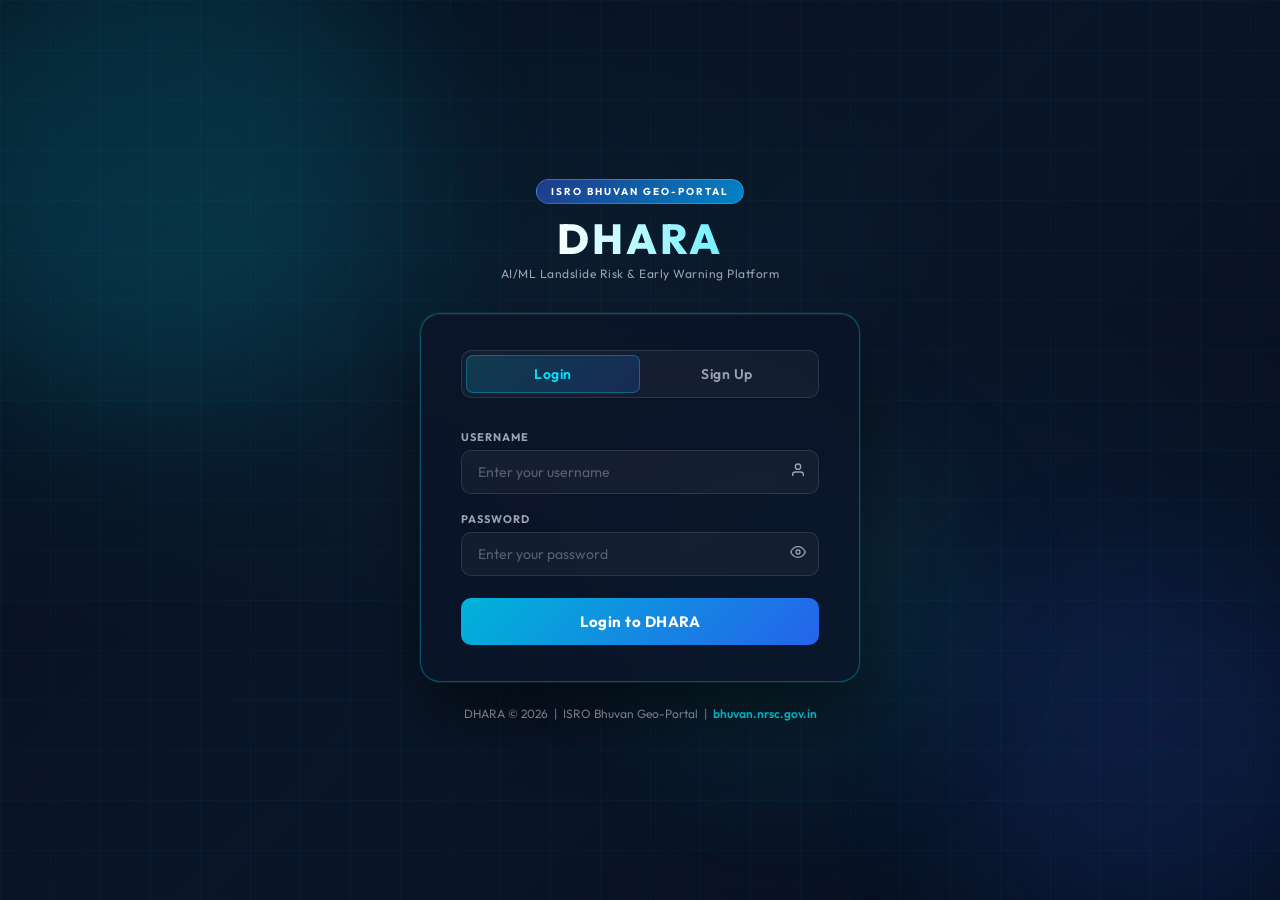
<file: login.html>
<!DOCTYPE html>
<html lang="en">
<head>
  <meta charset="UTF-8">
  <meta name="viewport" content="width=device-width, initial-scale=1.0">
  <title>DHARA — Login | ISRO Bhuvan Landslide Warning System</title>
  <meta name="description" content="Secure access to DHARA AI/ML Landslide Early Warning Platform — ISRO Bhuvan Geo-Portal">

  <!-- Google Fonts -->
  <link rel="preconnect" href="https://fonts.googleapis.com">
  <link rel="preconnect" href="https://fonts.gstatic.com" crossorigin>
  <link href="https://fonts.googleapis.com/css2?family=Outfit:wght@300;400;500;600;700;800&family=Inter:wght@400;500;600&display=swap" rel="stylesheet">

  <style>
    :root {
      --bg-dark:       #060d1b;
      --bg-card:       rgba(11, 20, 40, 0.85);
      --primary-cyan:  #00e5ff;
      --primary-blue:  #2563eb;
      --accent-gold:   #f59e0b;
      --risk-low:      #10b981;
      --risk-critical: #ef4444;
      --text-main:     #f3f4f6;
      --text-muted:    #9ca3af;
      --border-color:  rgba(255,255,255,0.10);
      --border-glow:   rgba(0,229,255,0.30);
      --font:          'Outfit', 'Inter', sans-serif;
    }

    * { box-sizing: border-box; margin: 0; padding: 0; }

    body {
      font-family: var(--font);
      background: var(--bg-dark);
      color: var(--text-main);
      min-height: 100vh;
      display: flex;
      align-items: center;
      justify-content: center;
      overflow: hidden;
      position: relative;
    }

    /* ── Animated Background ──────────────────────────────────────────────── */
    .bg-canvas {
      position: fixed;
      inset: 0;
      z-index: 0;
      background:
        radial-gradient(ellipse 80% 60% at 20% 30%, rgba(0,229,255,0.06) 0%, transparent 70%),
        radial-gradient(ellipse 60% 50% at 80% 70%, rgba(37,99,235,0.08) 0%, transparent 70%),
        radial-gradient(ellipse 40% 40% at 50% 50%, rgba(239,68,68,0.03) 0%, transparent 70%),
        linear-gradient(135deg, #060d1b 0%, #0a1628 50%, #060d1b 100%);
    }

    /* Grid lines */
    .bg-canvas::before {
      content: '';
      position: absolute;
      inset: 0;
      background-image:
        linear-gradient(rgba(0,229,255,0.03) 1px, transparent 1px),
        linear-gradient(90deg, rgba(0,229,255,0.03) 1px, transparent 1px);
      background-size: 50px 50px;
      animation: gridShift 20s linear infinite;
    }

    @keyframes gridShift {
      0%   { transform: translate(0, 0); }
      100% { transform: translate(50px, 50px); }
    }

    /* Floating orbs */
    .orb {
      position: fixed;
      border-radius: 50%;
      filter: blur(80px);
      opacity: 0.12;
      animation: orbFloat 12s ease-in-out infinite;
      pointer-events: none;
      z-index: 0;
    }
    .orb-1 { width: 500px; height: 500px; background: #00e5ff; top: -100px; left: -100px; animation-delay: 0s; }
    .orb-2 { width: 400px; height: 400px; background: #2563eb; bottom: -80px; right: -80px; animation-delay: 4s; }
    .orb-3 { width: 300px; height: 300px; background: #10b981; top: 50%; left: 50%; animation-delay: 8s; }

    @keyframes orbFloat {
      0%, 100% { transform: translate(0, 0) scale(1); }
      33%       { transform: translate(30px, -20px) scale(1.05); }
      66%       { transform: translate(-20px, 30px) scale(0.95); }
    }

    /* ── Main Card ────────────────────────────────────────────────────────── */
    .auth-wrapper {
      position: relative;
      z-index: 10;
      width: 100%;
      max-width: 480px;
      padding: 20px;
    }

    /* DHARA Branding Header */
    .brand-header {
      text-align: center;
      margin-bottom: 32px;
    }

    .isro-badge-login {
      display: inline-block;
      background: linear-gradient(135deg, #1e3a8a, #0284c7);
      color: #fff;
      font-weight: 700;
      font-size: 10px;
      letter-spacing: 2px;
      padding: 5px 14px;
      border-radius: 20px;
      border: 1px solid rgba(255,255,255,0.2);
      margin-bottom: 14px;
    }

    .brand-logo {
      font-size: 42px;
      font-weight: 800;
      letter-spacing: 3px;
      background: linear-gradient(90deg, #ffffff 30%, var(--primary-cyan));
      -webkit-background-clip: text;
      -webkit-text-fill-color: transparent;
      background-clip: text;
      line-height: 1;
      margin-bottom: 6px;
    }

    .brand-tagline {
      font-size: 12px;
      color: var(--text-muted);
      letter-spacing: 0.5px;
    }

    /* Auth Card */
    .auth-card {
      background: var(--bg-card);
      border: 1px solid var(--border-glow);
      border-radius: 20px;
      padding: 36px 40px;
      backdrop-filter: blur(24px);
      box-shadow:
        0 0 0 1px rgba(0,229,255,0.08),
        0 32px 64px rgba(0,0,0,0.5),
        inset 0 1px 0 rgba(255,255,255,0.06);
    }

    /* ── Tab Toggle ───────────────────────────────────────────────────────── */
    .tab-toggle {
      display: flex;
      background: rgba(255,255,255,0.04);
      border: 1px solid var(--border-color);
      border-radius: 10px;
      padding: 4px;
      margin-bottom: 32px;
      position: relative;
    }

    .tab-slider {
      position: absolute;
      top: 4px;
      left: 4px;
      width: calc(50% - 4px);
      height: calc(100% - 8px);
      background: linear-gradient(135deg, rgba(0,229,255,0.15), rgba(37,99,235,0.2));
      border: 1px solid var(--border-glow);
      border-radius: 7px;
      transition: transform 0.3s cubic-bezier(0.4, 0, 0.2, 1);
      pointer-events: none;
    }

    .tab-slider.on-signup {
      transform: translateX(100%);
    }

    .tab-btn {
      flex: 1;
      background: none;
      border: none;
      color: var(--text-muted);
      font-family: var(--font);
      font-size: 14px;
      font-weight: 600;
      padding: 10px;
      cursor: pointer;
      border-radius: 7px;
      transition: color 0.3s ease;
      position: relative;
      z-index: 1;
      letter-spacing: 0.5px;
    }

    .tab-btn.active {
      color: var(--primary-cyan);
    }

    /* ── Forms ────────────────────────────────────────────────────────────── */
    .auth-form {
      display: none;
      flex-direction: column;
      gap: 18px;
      animation: fadeIn 0.3s ease;
    }

    .auth-form.active {
      display: flex;
    }

    @keyframes fadeIn {
      from { opacity: 0; transform: translateY(8px); }
      to   { opacity: 1; transform: translateY(0); }
    }

    .form-row {
      display: grid;
      grid-template-columns: 1fr 1fr;
      gap: 14px;
    }

    .field-group {
      display: flex;
      flex-direction: column;
      gap: 6px;
    }

    .field-label {
      font-size: 11px;
      font-weight: 700;
      color: var(--text-muted);
      letter-spacing: 1px;
      text-transform: uppercase;
    }

    .field-input-wrap {
      position: relative;
    }

    .field-input {
      width: 100%;
      background: rgba(255,255,255,0.04);
      border: 1px solid var(--border-color);
      border-radius: 10px;
      padding: 12px 16px;
      padding-right: 42px;
      color: var(--text-main);
      font-family: var(--font);
      font-size: 14px;
      outline: none;
      transition: all 0.25s ease;
    }

    .field-input:focus {
      border-color: var(--primary-cyan);
      background: rgba(0,229,255,0.04);
      box-shadow: 0 0 0 3px rgba(0,229,255,0.10);
    }

    .field-input.error {
      border-color: var(--risk-critical);
      box-shadow: 0 0 0 3px rgba(239,68,68,0.10);
    }

    .field-input.success {
      border-color: var(--risk-low);
      box-shadow: 0 0 0 3px rgba(16,185,129,0.10);
    }

    .field-input::placeholder { color: rgba(156,163,175,0.5); }

    .field-icon {
      position: absolute;
      right: 13px;
      top: 50%;
      transform: translateY(-50%);
      color: var(--text-muted);
      pointer-events: none;
    }

    /* Toggle password visibility */
    .field-icon.toggle-pass {
      cursor: pointer;
      pointer-events: all;
      transition: color 0.2s;
    }
    .field-icon.toggle-pass:hover { color: var(--primary-cyan); }

    /* Username availability indicator */
    .username-status {
      font-size: 11px;
      margin-top: 4px;
      min-height: 16px;
      display: flex;
      align-items: center;
      gap: 5px;
      font-weight: 600;
    }
    .username-status.checking { color: var(--text-muted); }
    .username-status.available { color: var(--risk-low); }
    .username-status.taken { color: var(--risk-critical); }

    /* ── Submit Button ────────────────────────────────────────────────────── */
    .submit-btn {
      background: linear-gradient(135deg, #00b4d8, #2563eb);
      border: none;
      border-radius: 10px;
      color: #fff;
      font-family: var(--font);
      font-size: 15px;
      font-weight: 700;
      padding: 14px;
      cursor: pointer;
      letter-spacing: 0.5px;
      position: relative;
      overflow: hidden;
      transition: all 0.3s ease;
      margin-top: 4px;
    }

    .submit-btn::before {
      content: '';
      position: absolute;
      top: 0; left: -100%;
      width: 100%; height: 100%;
      background: linear-gradient(90deg, transparent, rgba(255,255,255,0.15), transparent);
      transition: left 0.5s ease;
    }

    .submit-btn:hover::before { left: 100%; }
    .submit-btn:hover { transform: translateY(-1px); box-shadow: 0 8px 25px rgba(0,180,216,0.35); }
    .submit-btn:active { transform: translateY(0); }
    .submit-btn:disabled { opacity: 0.6; cursor: not-allowed; transform: none; }

    /* Spinner inside button */
    .btn-spinner {
      display: inline-block;
      width: 16px; height: 16px;
      border: 2px solid rgba(255,255,255,0.4);
      border-top-color: #fff;
      border-radius: 50%;
      animation: spin 0.7s linear infinite;
      vertical-align: middle;
      margin-right: 6px;
    }
    @keyframes spin { to { transform: rotate(360deg); } }

    /* ── Error / Success Toast ────────────────────────────────────────────── */
    .auth-toast {
      padding: 11px 16px;
      border-radius: 10px;
      font-size: 13px;
      font-weight: 600;
      display: none;
      align-items: center;
      gap: 8px;
      animation: fadeIn 0.3s ease;
    }

    .auth-toast.error {
      display: flex;
      background: rgba(239,68,68,0.12);
      border: 1px solid rgba(239,68,68,0.3);
      color: #fca5a5;
    }

    .auth-toast.success {
      display: flex;
      background: rgba(16,185,129,0.12);
      border: 1px solid rgba(16,185,129,0.3);
      color: #6ee7b7;
    }

    /* ── Divider ──────────────────────────────────────────────────────────── */
    .form-divider {
      display: flex;
      align-items: center;
      gap: 12px;
      color: var(--text-muted);
      font-size: 12px;
    }

    .form-divider::before, .form-divider::after {
      content: '';
      flex: 1;
      height: 1px;
      background: var(--border-color);
    }

    /* ── Footer ───────────────────────────────────────────────────────────── */
    .auth-footer {
      text-align: center;
      margin-top: 24px;
      font-size: 12px;
      color: var(--text-muted);
    }

    .auth-footer a {
      color: var(--primary-cyan);
      text-decoration: none;
      font-weight: 600;
    }

    /* ── Password Strength ────────────────────────────────────────────────── */
    .pass-strength {
      display: flex;
      gap: 4px;
      margin-top: 6px;
    }

    .pass-seg {
      flex: 1;
      height: 3px;
      border-radius: 2px;
      background: rgba(255,255,255,0.1);
      transition: background 0.3s ease;
    }

    /* ── Password Requirements Checklist ─────────────────────────────────── */
    .pass-requirements {
      margin-top: 10px;
      background: rgba(255,255,255,0.03);
      border: 1px solid rgba(255,255,255,0.08);
      border-radius: 10px;
      padding: 10px 14px;
      display: grid;
      grid-template-columns: 1fr 1fr;
      gap: 6px 12px;
    }

    .pass-req-item {
      display: flex;
      align-items: center;
      gap: 6px;
      font-size: 11px;
      color: var(--text-muted);
      transition: color 0.25s ease;
      font-weight: 500;
    }

    .pass-req-item.met {
      color: #10b981;
    }

    .pass-req-icon {
      width: 14px;
      height: 14px;
      border-radius: 50%;
      border: 1.5px solid rgba(255,255,255,0.2);
      display: flex;
      align-items: center;
      justify-content: center;
      flex-shrink: 0;
      font-size: 8px;
      transition: all 0.25s ease;
    }

    .pass-req-item.met .pass-req-icon {
      background: #10b981;
      border-color: #10b981;
      color: #fff;
      box-shadow: 0 0 8px rgba(16,185,129,0.4);
    }

    /* Responsive */
    @media (max-width: 520px) {
      .auth-card { padding: 28px 24px; }
      .form-row { grid-template-columns: 1fr; }
    }
  </style>
</head>
<body>

  <!-- Animated Background -->
  <div class="bg-canvas"></div>
  <div class="orb orb-1"></div>
  <div class="orb orb-2"></div>
  <div class="orb orb-3"></div>

  <!-- Auth Wrapper -->
  <div class="auth-wrapper">

    <!-- Brand Header -->
    <div class="brand-header">
      <div class="isro-badge-login">ISRO BHUVAN GEO-PORTAL</div>
      <div class="brand-logo">DHARA</div>
      <div class="brand-tagline">AI/ML Landslide Risk &amp; Early Warning Platform</div>
    </div>

    <!-- Auth Card -->
    <div class="auth-card">

      <!-- Tab Toggle -->
      <div class="tab-toggle" id="tab-toggle">
        <div class="tab-slider" id="tab-slider"></div>
        <button class="tab-btn active" id="tab-login-btn" onclick="switchTab('login')">Login</button>
        <button class="tab-btn" id="tab-signup-btn" onclick="switchTab('signup')">Sign Up</button>
      </div>

      <!-- ── LOGIN FORM ────────────────────────────────────────────────── -->
      <form class="auth-form active" id="form-login" autocomplete="on" onsubmit="handleLogin(event)">

        <div id="login-toast" class="auth-toast"></div>

        <div class="field-group">
          <label class="field-label" for="login-username">Username</label>
          <div class="field-input-wrap">
            <input type="text" id="login-username" class="field-input" placeholder="Enter your username"
                   autocomplete="username" required>
            <span class="field-icon">
              <svg width="16" height="16" viewBox="0 0 24 24" fill="none" stroke="currentColor" stroke-width="2">
                <path d="M20 21v-2a4 4 0 0 0-4-4H8a4 4 0 0 0-4 4v2"/>
                <circle cx="12" cy="7" r="4"/>
              </svg>
            </span>
          </div>
        </div>

        <div class="field-group">
          <label class="field-label" for="login-password">Password</label>
          <div class="field-input-wrap">
            <input type="password" id="login-password" class="field-input" placeholder="Enter your password"
                   autocomplete="current-password" required>
            <span class="field-icon toggle-pass" onclick="togglePass('login-password', this)" title="Show/hide password">
              <svg width="16" height="16" viewBox="0 0 24 24" fill="none" stroke="currentColor" stroke-width="2">
                <path d="M1 12s4-8 11-8 11 8 11 8-4 8-11 8-11-8-11-8z"/>
                <circle cx="12" cy="12" r="3"/>
              </svg>
            </span>
          </div>
        </div>

        <button type="submit" class="submit-btn" id="login-submit-btn">
          Login to DHARA
        </button>

      </form>

      <!-- ── SIGNUP FORM ───────────────────────────────────────────────── -->
      <form class="auth-form" id="form-signup" autocomplete="on" onsubmit="handleSignup(event)">

        <div id="signup-toast" class="auth-toast"></div>

        <div class="form-row">
          <div class="field-group">
            <label class="field-label" for="signup-firstname">First Name</label>
            <div class="field-input-wrap">
              <input type="text" id="signup-firstname" class="field-input" placeholder="First name"
                     autocomplete="given-name" required>
              <span class="field-icon">
                <svg width="16" height="16" viewBox="0 0 24 24" fill="none" stroke="currentColor" stroke-width="2">
                  <path d="M20 21v-2a4 4 0 0 0-4-4H8a4 4 0 0 0-4 4v2"/>
                  <circle cx="12" cy="7" r="4"/>
                </svg>
              </span>
            </div>
          </div>

          <div class="field-group">
            <label class="field-label" for="signup-lastname">Last Name</label>
            <div class="field-input-wrap">
              <input type="text" id="signup-lastname" class="field-input" placeholder="Last name"
                     autocomplete="family-name" required>
              <span class="field-icon">
                <svg width="16" height="16" viewBox="0 0 24 24" fill="none" stroke="currentColor" stroke-width="2">
                  <path d="M20 21v-2a4 4 0 0 0-4-4H8a4 4 0 0 0-4 4v2"/>
                  <circle cx="12" cy="7" r="4"/>
                </svg>
              </span>
            </div>
          </div>
        </div>

        <div class="field-group">
          <label class="field-label" for="signup-username">Username <span style="color:var(--primary-cyan);">(must be unique)</span></label>
          <div class="field-input-wrap">
            <input type="text" id="signup-username" class="field-input"
                   placeholder="Choose a unique username"
                   autocomplete="username"
                   pattern="[a-zA-Z0-9_]{3,30}"
                   title="3-30 characters: letters, numbers, underscores only"
                   required>
            <span class="field-icon">
              <svg width="16" height="16" viewBox="0 0 24 24" fill="none" stroke="currentColor" stroke-width="2">
                <path d="M21 15a2 2 0 0 1-2 2H7l-4 4V5a2 2 0 0 1 2-2h14a2 2 0 0 1 2 2z"/>
              </svg>
            </span>
          </div>
          <div class="username-status" id="username-status"></div>
        </div>

        <div class="field-group">
          <label class="field-label" for="signup-password">Password</label>
          <div class="field-input-wrap">
            <input type="password" id="signup-password" class="field-input"
                   placeholder="Min 8 chars with uppercase, number &amp; symbol"
                   autocomplete="new-password"
                   minlength="8"
                   required
                   oninput="updatePassStrength(this.value)">
            <span class="field-icon toggle-pass" onclick="togglePass('signup-password', this)" title="Show/hide password">
              <svg width="16" height="16" viewBox="0 0 24 24" fill="none" stroke="currentColor" stroke-width="2">
                <path d="M1 12s4-8 11-8 11 8 11 8-4 8-11 8-11-8-11-8z"/>
                <circle cx="12" cy="12" r="3"/>
              </svg>
            </span>
          </div>
          <!-- Password strength bars -->
          <div class="pass-strength" id="pass-strength">
            <div class="pass-seg" id="ps1"></div>
            <div class="pass-seg" id="ps2"></div>
            <div class="pass-seg" id="ps3"></div>
            <div class="pass-seg" id="ps4"></div>
            <div class="pass-seg" id="ps5"></div>
          </div>
          <!-- Password Requirements Checklist -->
          <div class="pass-requirements" id="pass-requirements">
            <div class="pass-req-item" id="req-length">
              <span class="pass-req-icon">✓</span>
              <span>Min. 8 characters</span>
            </div>
            <div class="pass-req-item" id="req-upper">
              <span class="pass-req-icon">✓</span>
              <span>1 uppercase letter (A–Z)</span>
            </div>
            <div class="pass-req-item" id="req-lower">
              <span class="pass-req-icon">✓</span>
              <span>1 lowercase letter (a–z)</span>
            </div>
            <div class="pass-req-item" id="req-number">
              <span class="pass-req-icon">✓</span>
              <span>1 number (0–9)</span>
            </div>
            <div class="pass-req-item" id="req-special" style="grid-column: 1 / -1;">
              <span class="pass-req-icon">✓</span>
              <span>1 special character (!@#$%^&amp;*…)</span>
            </div>
          </div>
        </div>

        <button type="submit" class="submit-btn" id="signup-submit-btn">
          Create Account
        </button>

      </form>

    </div>

    <!-- Footer -->
    <div class="auth-footer">
      DHARA &copy; 2026 &nbsp;|&nbsp; ISRO Bhuvan Geo-Portal &nbsp;|&nbsp;
      <a href="https://bhuvan.nrsc.gov.in" target="_blank">bhuvan.nrsc.gov.in</a>
    </div>

  </div>

  <script>
    /* ── Auth Client (inline for self-contained login.html) ───────────────── */

    const TOKEN_KEY = "dhara_auth_token";
    const USER_KEY  = "dhara_auth_user";

    // If already logged in, skip login page
    if (localStorage.getItem(TOKEN_KEY) && localStorage.getItem(USER_KEY)) {
      window.location.href = "/";
    }

    /* ── Tab Switching ─────────────────────────────────────────────────────── */
    let _activeTab = "login";

    function switchTab(tab) {
      _activeTab = tab;
      document.getElementById("form-login").classList.toggle("active",  tab === "login");
      document.getElementById("form-signup").classList.toggle("active", tab === "signup");
      document.getElementById("tab-login-btn").classList.toggle("active",  tab === "login");
      document.getElementById("tab-signup-btn").classList.toggle("active", tab === "signup");
      document.getElementById("tab-slider").classList.toggle("on-signup", tab === "signup");
      // Clear toasts
      showToast("login-toast",  "", "");
      showToast("signup-toast", "", "");
    }

    /* ── Toast Helper ──────────────────────────────────────────────────────── */
    function showToast(id, msg, type) {
      const el = document.getElementById(id);
      if (!el) return;
      el.className = "auth-toast" + (type ? " " + type : "");
      el.style.display = msg ? "flex" : "none";
      el.innerHTML = msg ? `<span>${type === "error" ? "⚠" : "✓"}</span>${msg}` : "";
    }

    /* ── Password Toggle ───────────────────────────────────────────────────── */
    function togglePass(inputId, icon) {
      const inp = document.getElementById(inputId);
      const showing = inp.type === "text";
      inp.type = showing ? "password" : "text";
      icon.style.color = showing ? "" : "var(--primary-cyan)";
    }

    /* ── Password Strength ─────────────────────────────────────────────────── */
    function updatePassStrength(val) {
      const hasLength  = val.length >= 8;
      const hasUpper   = /[A-Z]/.test(val);
      const hasLower   = /[a-z]/.test(val);
      const hasNumber  = /[0-9]/.test(val);
      const hasSpecial = /[^a-zA-Z0-9]/.test(val);

      // Toggle requirement items
      document.getElementById("req-length") .classList.toggle("met", hasLength);
      document.getElementById("req-upper")  .classList.toggle("met", hasUpper);
      document.getElementById("req-lower")  .classList.toggle("met", hasLower);
      document.getElementById("req-number") .classList.toggle("met", hasNumber);
      document.getElementById("req-special").classList.toggle("met", hasSpecial);

      // Score 0–5
      const score = [hasLength, hasUpper, hasLower, hasNumber, hasSpecial].filter(Boolean).length;
      const colors = ["#ef4444", "#ef4444", "#f59e0b", "#f59e0b", "#10b981", "#00e5ff"];
      for (let i = 1; i <= 5; i++) {
        const seg = document.getElementById("ps" + i);
        if (seg) seg.style.background = i <= score ? colors[score] : "rgba(255,255,255,0.1)";
      }
    }

    /* ── Username Availability Check ───────────────────────────────────────── */
    let _checkTimer = null;

    document.getElementById("signup-username").addEventListener("input", function () {
      const statusEl = document.getElementById("username-status");
      const val = this.value.trim();

      if (!val || val.length < 3) {
        statusEl.className = "username-status";
        statusEl.textContent = "";
        return;
      }

      statusEl.className = "username-status checking";
      statusEl.textContent = "Checking availability\u2026";

      clearTimeout(_checkTimer);
      _checkTimer = setTimeout(async () => {
        try {
          const res = await fetch("/api/auth/check-username?username=" + encodeURIComponent(val));
          const data = await res.json();
          if (data.available) {
            statusEl.className = "username-status available";
            statusEl.textContent = "\u2713 @" + val + " is available!";
            document.getElementById("signup-username").classList.remove("error");
            document.getElementById("signup-username").classList.add("success");
          } else {
            statusEl.className = "username-status taken";
            statusEl.textContent = "\u2717 @" + val + " is already taken.";
            document.getElementById("signup-username").classList.add("error");
            document.getElementById("signup-username").classList.remove("success");
          }
        } catch (_) {
          statusEl.className = "username-status";
          statusEl.textContent = "";
        }
      }, 500);
    });

    /* ── Login ─────────────────────────────────────────────────────────────── */
    async function handleLogin(e) {
      e.preventDefault();
      const btn = document.getElementById("login-submit-btn");
      const username = document.getElementById("login-username").value.trim();
      const password = document.getElementById("login-password").value;

      showToast("login-toast", "", "");
      btn.disabled = true;
      btn.innerHTML = '<span class="btn-spinner"></span> Logging in\u2026';

      try {
        const res = await fetch("/api/auth/login", {
          method: "POST",
          headers: { "Content-Type": "application/json" },
          body: JSON.stringify({ username, password }),
        });

        const data = await res.json();

        if (!res.ok) {
          showToast("login-toast", data.error || "Login failed. Please try again.", "error");
        } else {
          // Save session & redirect
          localStorage.setItem(TOKEN_KEY, data.token);
          localStorage.setItem(USER_KEY, JSON.stringify(data.user));
          showToast("login-toast", "Login successful! Redirecting\u2026", "success");
          setTimeout(() => { window.location.href = "/"; }, 800);
          return;
        }
      } catch (_) {
        showToast("login-toast", "Network error. Please check if the server is running.", "error");
      }

      btn.disabled = false;
      btn.textContent = "Login to DHARA";
    }

    /* ── Sign Up ───────────────────────────────────────────────────────────── */
    async function handleSignup(e) {
      e.preventDefault();
      const btn = document.getElementById("signup-submit-btn");
      const first_name = document.getElementById("signup-firstname").value.trim();
      const last_name  = document.getElementById("signup-lastname").value.trim();
      const username   = document.getElementById("signup-username").value.trim();
      const password   = document.getElementById("signup-password").value;

      if (!first_name || !last_name || !username || !password) {
        showToast("signup-toast", "All fields are required.", "error");
        return;
      }

      // Password requirements validation
      const hasLength  = password.length >= 8;
      const hasUpper   = /[A-Z]/.test(password);
      const hasLower   = /[a-z]/.test(password);
      const hasNumber  = /[0-9]/.test(password);
      const hasSpecial = /[^a-zA-Z0-9]/.test(password);
      if (!hasLength || !hasUpper || !hasLower || !hasNumber || !hasSpecial) {
        showToast("signup-toast", "Password must be at least 8 characters and include an uppercase letter, a lowercase letter, a number, and a special character.", "error");
        return;
      }

      showToast("signup-toast", "", "");
      btn.disabled = true;
      btn.innerHTML = '<span class="btn-spinner"></span> Creating account\u2026';

      try {
        const res = await fetch("/api/auth/signup", {
          method: "POST",
          headers: { "Content-Type": "application/json" },
          body: JSON.stringify({ first_name, last_name, username, password }),
        });

        const data = await res.json();

        if (!res.ok) {
          showToast("signup-toast", data.error || "Sign up failed. Please try again.", "error");
        } else {
          localStorage.setItem(TOKEN_KEY, data.token);
          localStorage.setItem(USER_KEY, JSON.stringify(data.user));
          showToast("signup-toast", "Account created! Welcome to DHARA!", "success");
          setTimeout(() => { window.location.href = "/"; }, 900);
          return;
        }
      } catch (_) {
        showToast("signup-toast", "Network error. Please check if the server is running.", "error");
      }

      btn.disabled = false;
      btn.textContent = "Create Account";
    }
  </script>
</body>
</html>
</file>
